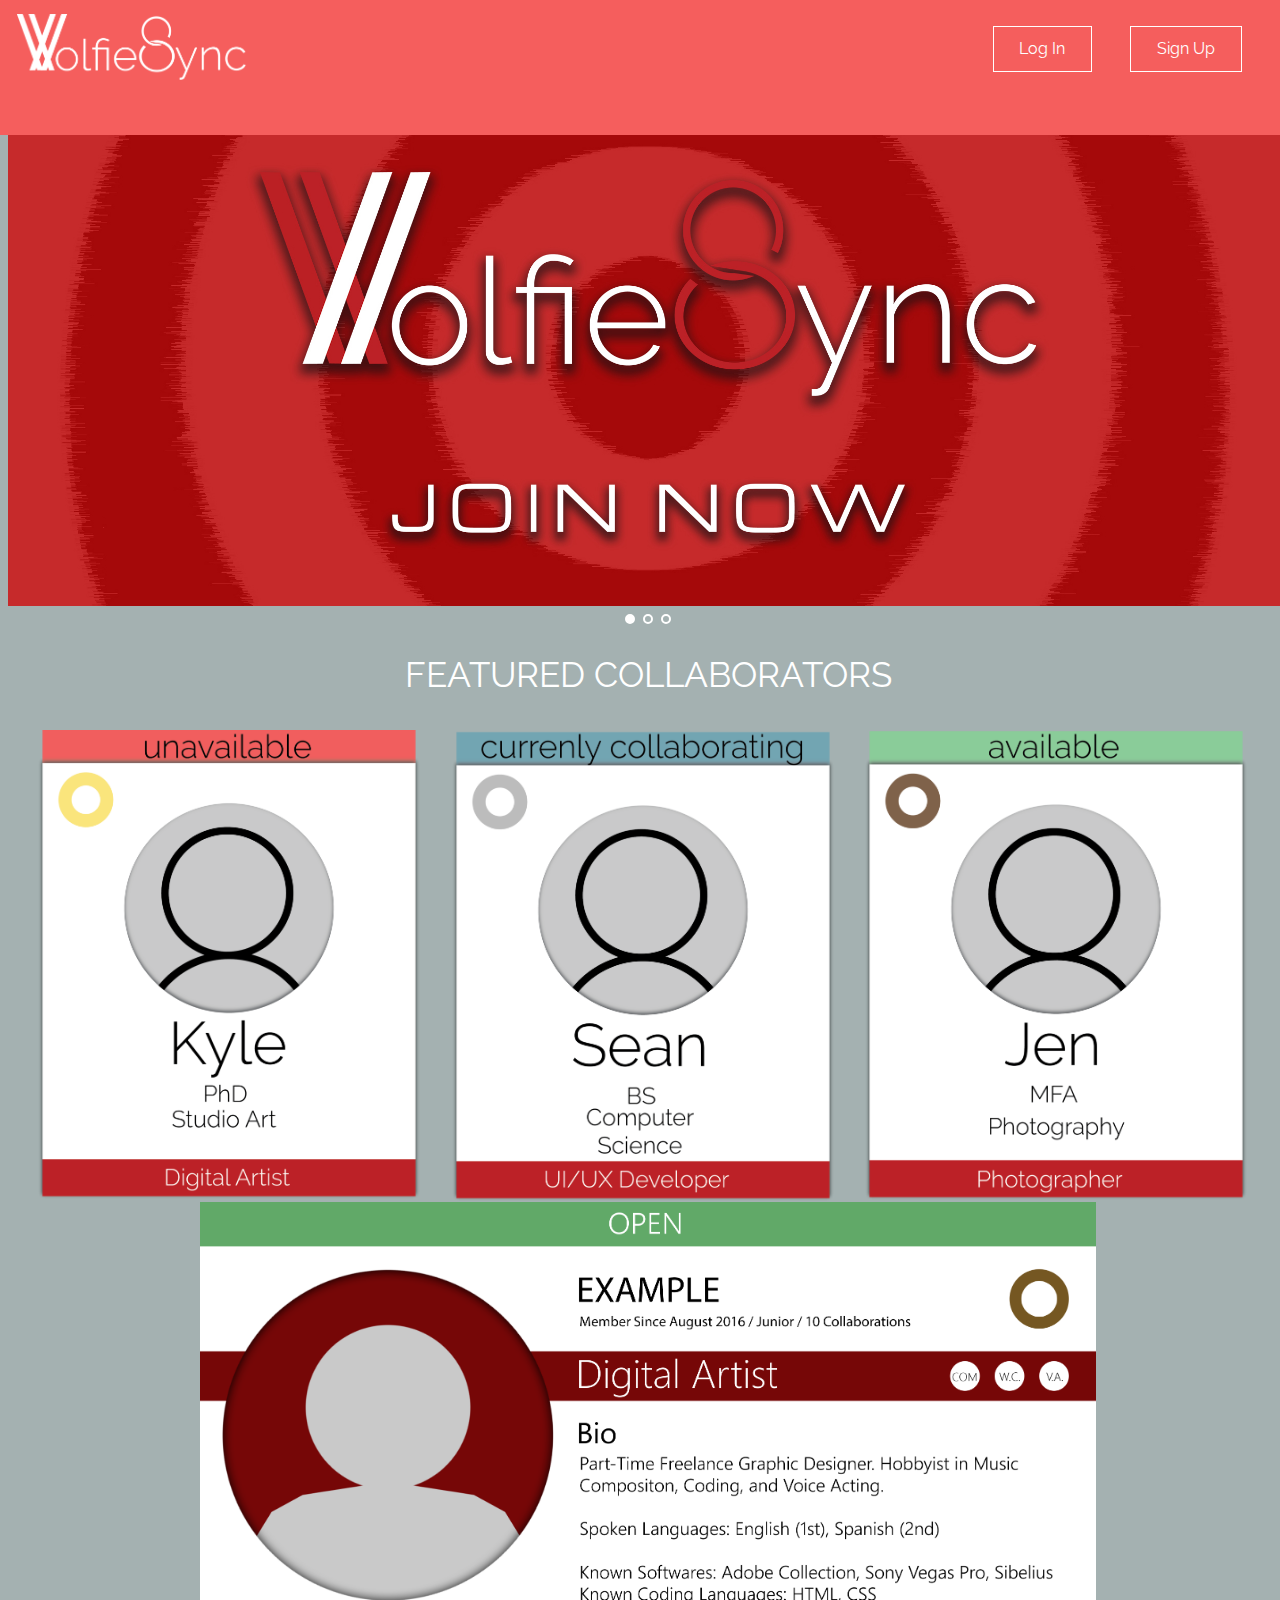
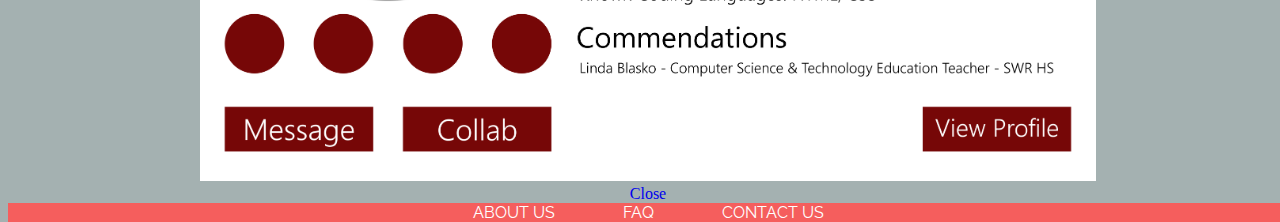
<file: index.html>
<!DOCTYPE html>
<html>
<head>
    <meta charset="utf-8">
        <title>Wolfie Sync | Home</title>
        <link rel="icon" href="Images/Favicon.png">
        <link rel="stylesheet" type="text/css" href="CSS/WolfieCSS.css">
        <link rel="stylesheet" href="CSS/unslider.css">
        <link rel="stylesheet" href="CSS/unslider-dots.css">
        
        <link href="https://fonts.googleapis.com/css?family=Raleway:300" rel="stylesheet">

</head>
<body bgcolor="#a4b1b1">
    
    <div id="wrapper">
        
        
        
        <header>
            <div class="container clearfix">
                
            <a href="sign.html"class="button">Sign Up</a>
            <a href="log.html" class="button">Log In</a>
                
        <h1 id="logo">
            <img src="Images/WolfieSyncBar.png" class="logo">
            
                </h1>
            
         </div> 
            
        </header>
    
    
    
    
  <div class="main">
    <!--carosel-->
        <div class="my-slider">
                        <ul>
                            
                            <li><a href="sign.html"><img src="Images/Slider/Slide_01.jpg" class="slide"></a></li>
                            
                            <li><a href="sign.html"><img src="Images/Slider/Slide_02.jpg" class="slide"></a></li>
                            
                            <li><a href="javascript:void(0)" onclick="document.getElementById('light').style.display='block';document.getElementById('fade').style.display='block'"><img src="Images/Slider/Slide_03.jpg" class="slide"></a></li>
                                
	                   </ul>
                    </div>

    <!--end carosel-->
    
    <!--featured profiles-->
    <div id="featured">
        <center>
                                <p id="feat">FEATURED COLLABORATORS</p>
                                <div class="line"></div>
                                
                                <a href="javascript:void(0)" onclick="expandCard()" ><img src="Images/WolfieCardKyle.png" class="FPro" id="FPro"></a>
                                
                                <a href="javascript:void(0)" onclick="document.getElementById('light').style.display='block';document.getElementById('fade').style.display='block'"><img src="Images/WolfieCardSean.png" class="FPro"></a>
                                
                                <a href="javascript:void(0)" onclick="document.getElementById('light').style.display='block';document.getElementById('fade').style.display='block'"><img src="Images/WolfieCardJen.png" class="FPro"></a>
                                
                                 <div id="light" class="white_content"><img src="Images/Pop.png" width="70%"> </br><a href="javascript:void(0)" onclick="document.getElementById('light').style.display='none';document.getElementById('fade').style.display='none'" id="close">Close</a>
        </center>
    </div>
    <!-- beginning code for card elements    
    <div>
        
        
        <div class ="cardborder">
        <div class= "cardImage">
            </div>
        <div class="CardInfo">
                <center>
                    
                </center>
        </div>
            <div class="UserTag">
            <center>
                
            </center>
            </div>
        </div>
        -->
        
        </div>
    <!--end featured profiles-->
    <div>
        <footer>
          <center>
                   
                <a href="about.html" id="footA">ABOUT US</a>
                <a href="faq.html" id="footB">FAQ</a>
                <a href="contact.html" id="footB">CONTACT US</a>
            </center>
  
        </footer>
    </div>
    </div>        
    <script src="https://ajax.googleapis.com/ajax/libs/jquery/3.1.0/jquery.min.js"></script>
	<script src="JS/unslider.js"></script>
    <script src="JS/wolfie-main.js"></script> 
    <script src="JS/classie.js"></script>   
</body>    
</html>
</file>
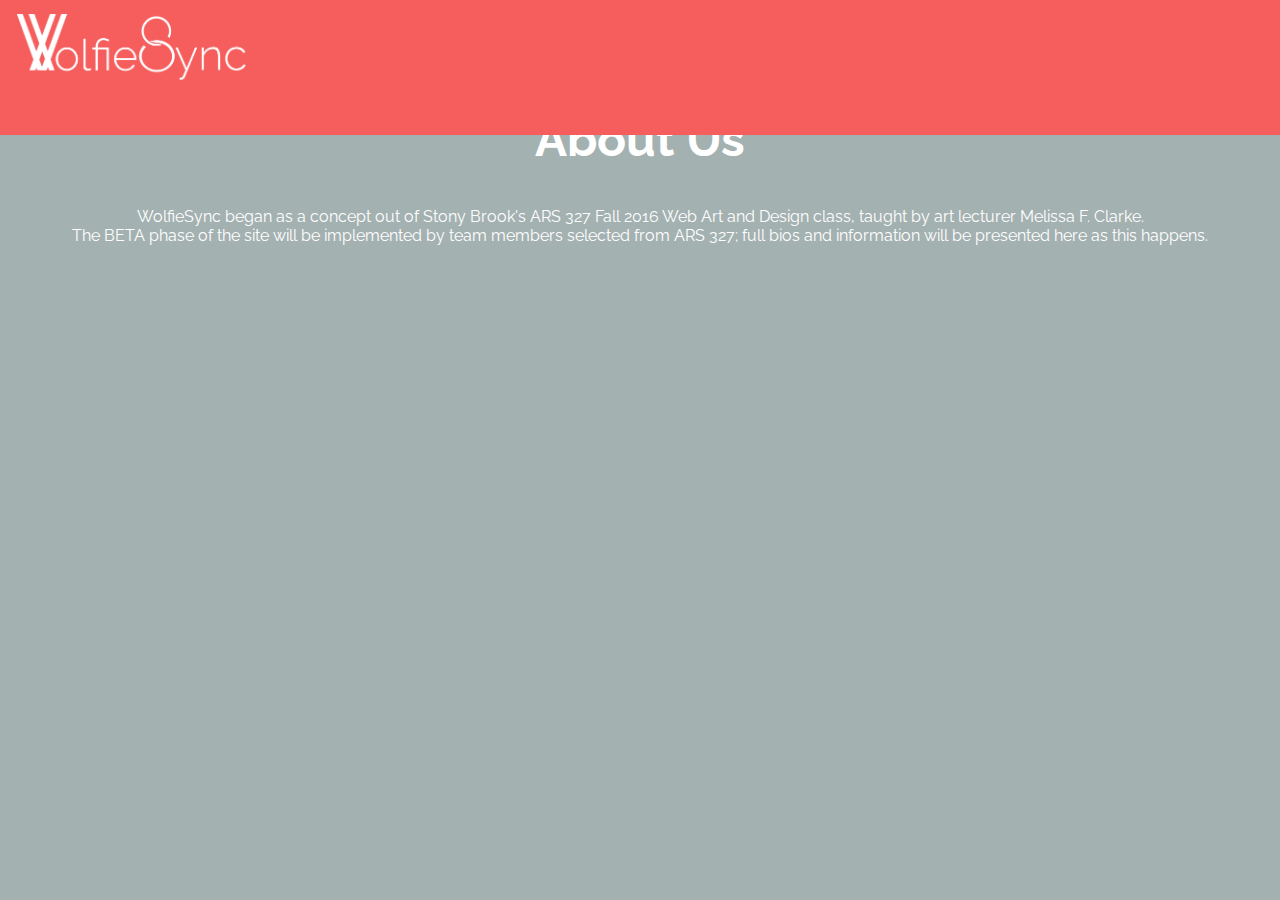
<file: about.html>
<!DOCTYPE html>
<html>
    
    <head>
        <meta charset="utf-8">
        <title>Wolfie Sync | About Us</title>
        <link rel="icon" href="Images/Favicon.png">
        <link rel="stylesheet" type="text/css" href="CSS/WolfieCSS.css">
        <link href="https://fonts.googleapis.com/css?family=Raleway:300" rel="stylesheet">
    </head>
    
    <body bgcolor="#a4b1b1">
            
            <header>
                <div class="container clearfix">
                
                    <h1 id="logo">
                        <a href="index.html"><img src="Images/WolfieSyncBar.png" class="logo"></a>
            
                    </h1>
            
                </div> 
            
            </header>
        
        <div id="aboutDiv">
            <center>
                <h2 class="head">About Us</h2>
                <p class="bulk">WolfieSync began as a concept out of Stony Brook's ARS 327 Fall 2016 Web Art and Design class, taught by art lecturer Melissa F. Clarke.</br>The BETA phase of the site will be implemented by team members selected from ARS 327;  full bios and information will be presented here as this happens.</p>
            </center>
    </div>  

    </body>
    
</html>
</file>
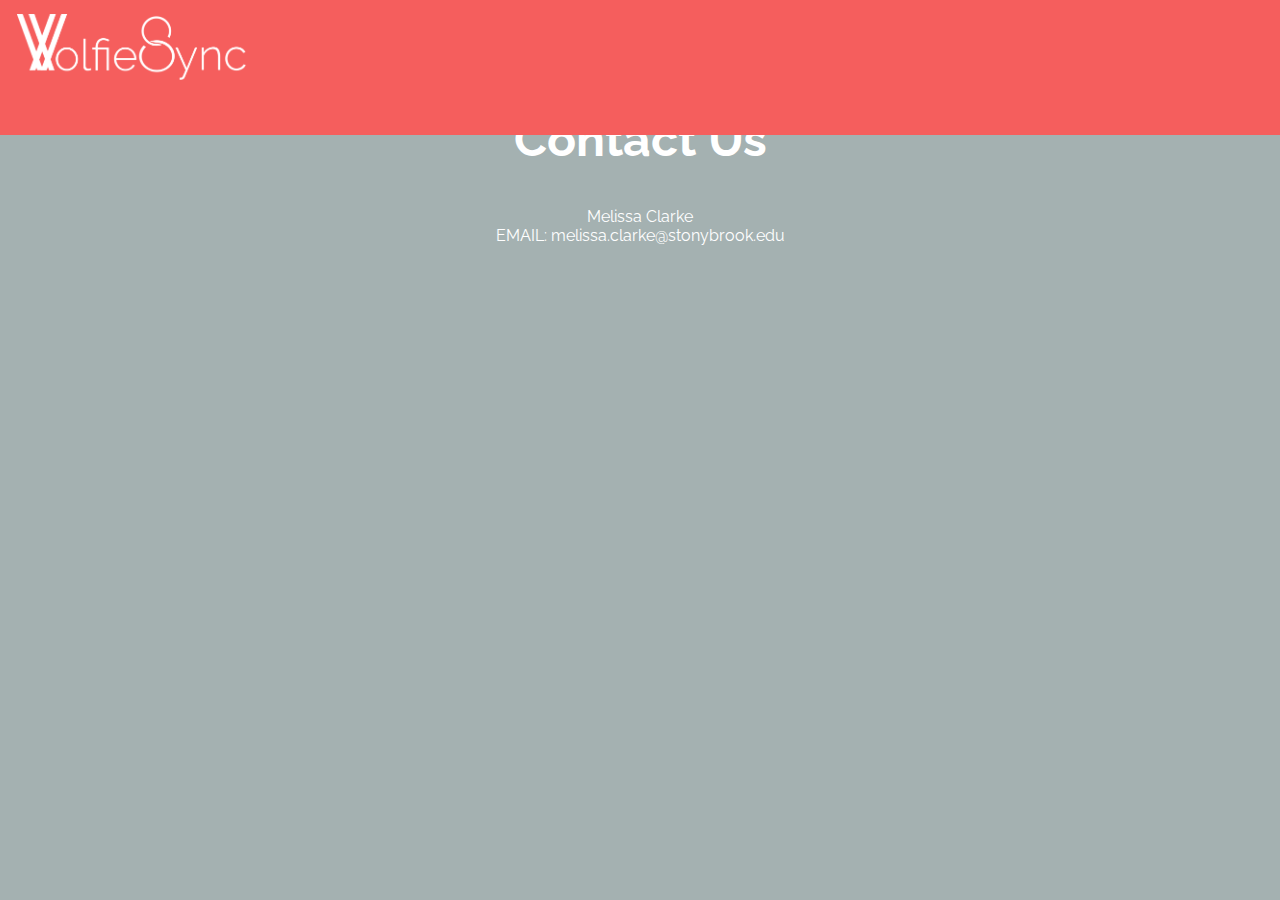
<file: contact.html>
<!DOCTYPE html>
<html>
    
    <head>
        <meta charset="utf-8">
        <title>Wolfie Sync | Contact</title>
        <link rel="icon" href="Images/Favicon.png">
        <link rel="stylesheet" type="text/css" href="CSS/WolfieCSS.css">
        <link href="https://fonts.googleapis.com/css?family=Raleway:300" rel="stylesheet">
    </head>
    
    <body bgcolor="#a4b1b1">
            
            <header>
                <div class="container clearfix">
                
                    <h1 id="logo">
                        <a href="index.html"><img src="Images/WolfieSyncBar.png" class="logo"></a>
            
                    </h1>
            
                </div> 
            
            </header>
        
        <div id="aboutDiv">
            <center>
                <h2 class="head">Contact Us</h2>
                <p class="bulk">Melissa Clarke </br>EMAIL: melissa.clarke@stonybrook.edu</p>
            </center>
    </div>  

    </body>
    
</html>
</file>
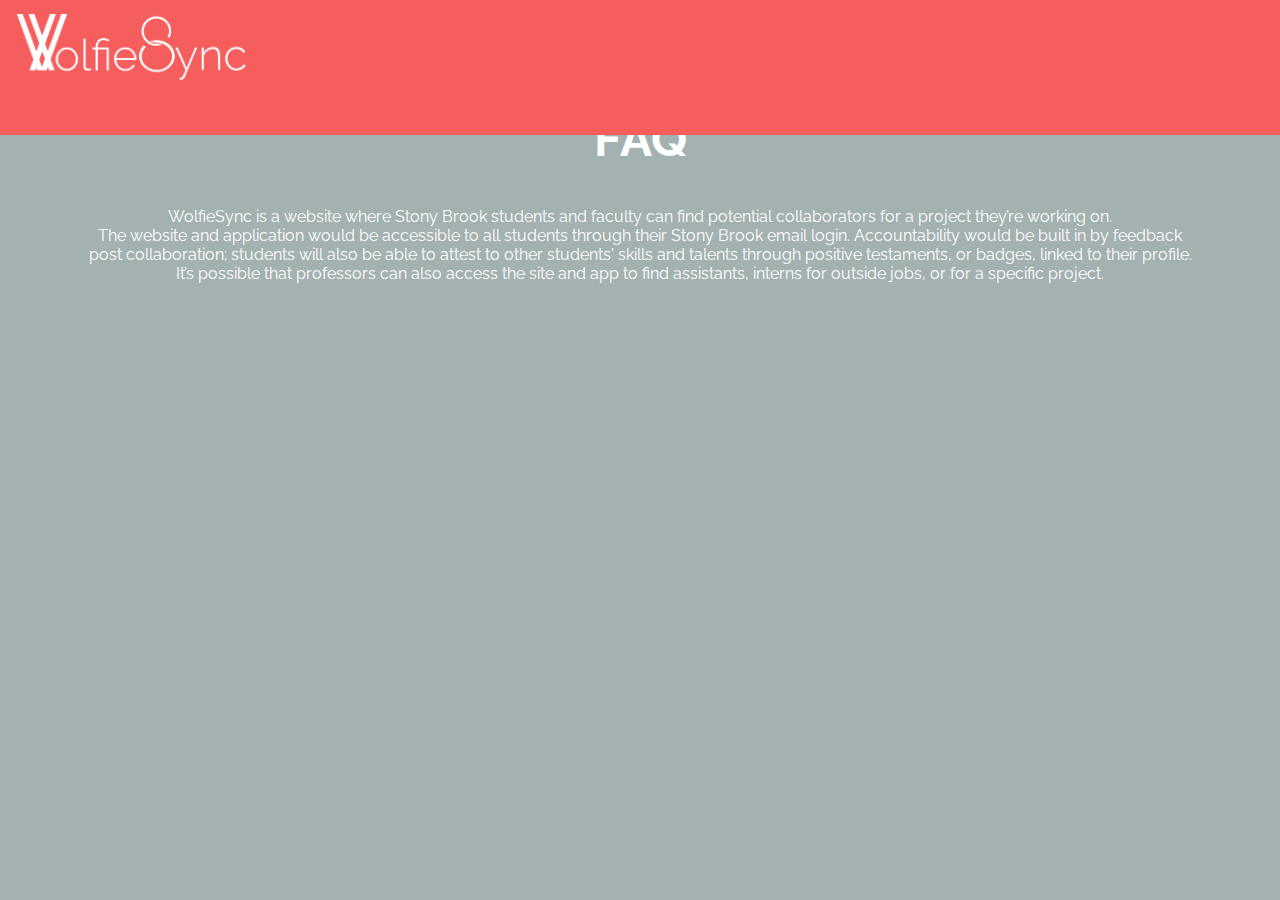
<file: faq.html>
<!DOCTYPE html>
<html>
    
    <head>
        <meta charset="utf-8">
        <title>Wolfie Sync | FAQ</title>
        <link rel="icon" href="Images/Favicon.png">
        <link rel="stylesheet" type="text/css" href="CSS/WolfieCSS.css">
        <link href="https://fonts.googleapis.com/css?family=Raleway:300" rel="stylesheet">
    </head>
    
    <body bgcolor="#a4b1b1">
            
            <header>
                <div class="container clearfix">
                
                    <h1 id="logo">
                        <a href="index.html"><img src="Images/WolfieSyncBar.png" class="logo"></a>
            
                    </h1>
            
                </div> 
            
            </header>
        
        <div id="aboutDiv">
            <center>
                <h2 class="head">FAQ</h2>
                <p class="bulk">WolfieSync is a website where Stony Brook students and faculty can find potential collaborators for a project they’re working on.</br>The website and application would be accessible to all students through their Stony Brook email login. Accountability would be built in by feedback </br>post collaboration; students will also be able to attest to other students' skills and talents through positive testaments, or badges, linked to their profile. </br>It’s possible that professors can also access the site and app to find assistants, interns for outside jobs, or for a specific project.</p>
            </center>
    </div>  

    </body>
    
</html>
</file>
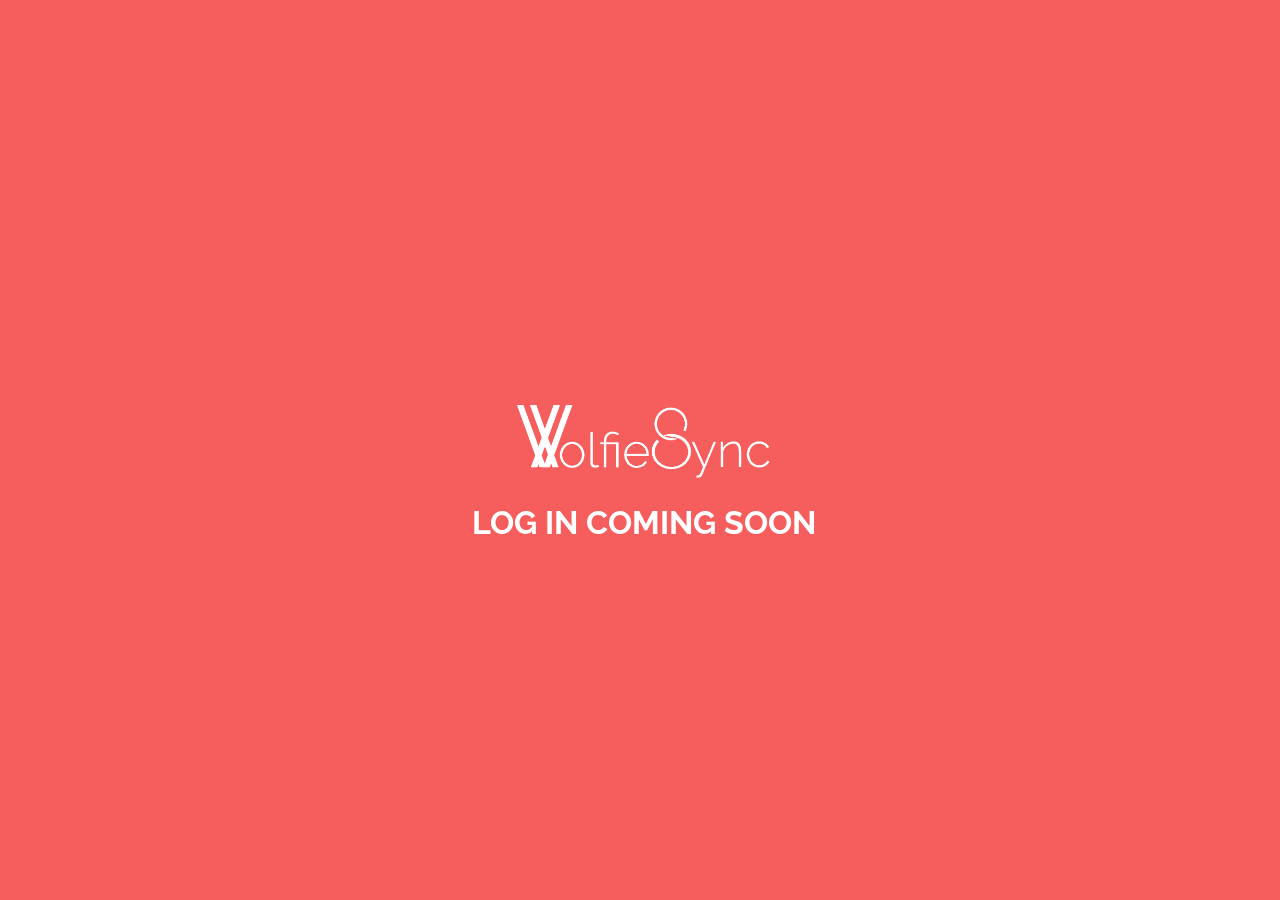
<file: log.html>
<!DOCTYPE html>
<html>
    
    <head>
        <meta charset="utf-8">
        <title>Wolfie Sync | Log In</title>
        <link rel="icon" href="Images/Favicon.png">
        <link rel="stylesheet" type="text/css" href="CSS/WolfieCSS.css">
        <link href="https://fonts.googleapis.com/css?family=Raleway:300" rel="stylesheet">
    </head>
    
    <body bgcolor="#F55E5D">
        
        <center>
            
<div id="messageDiv">
            <a href="index.html" id="ref"><img src="Images/WolfieSyncBar.png" width="20%"><h1>LOG IN COMING SOON</h1></a>
        </center>
   </div>     
    </body>
    
</html>
</file>
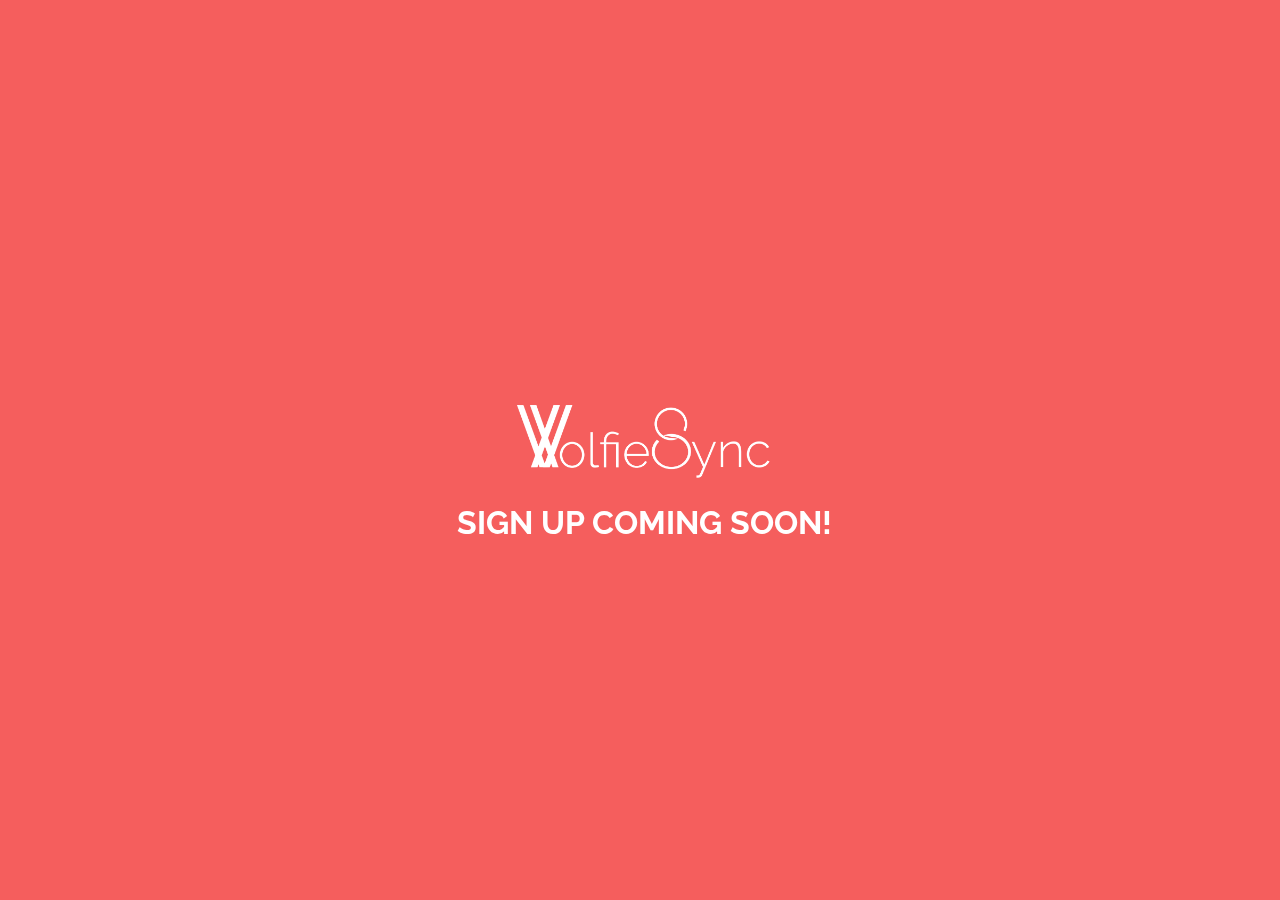
<file: sign.html>
<!DOCTYPE html>
<html>
    
    <head>
        <meta charset="utf-8">
        <title>Wolfie Sync | Log In</title>
        <link rel="icon" href="Images/Favicon.png">
        <link rel="stylesheet" type="text/css" href="CSS/WolfieCSS.css">
        <link href="https://fonts.googleapis.com/css?family=Raleway:300" rel="stylesheet">
    </head>
    
    <body bgcolor="#F55E5D">
        
        <center>
            
<div id="messageDiv">
            <a href="index.html" id="ref"><img src="Images/WolfieSyncBar.png" width="20%"><h1>SIGN UP COMING SOON!</h1></a>
        </center>
   </div>     
    </body>
    
</html>
</file>
<file: CSS/WolfieCSS.css>
#wrapper {
position: absolute;
  width: 100%;

}

.button {
    background-color : #F55E5D;
    text-decoration : none;
    color: #FFFFFF;
    font-family: 'Raleway', sans-serif;
    border-style: solid;
    border-width: 1px;
    border-color: #FFFFFF;
    padding-left: 2%;
    padding-right: 2%;
    padding-top: 1%;
    padding-bottom: 1%;
    margin-top: 1.5%;
    display: inline-block;
    cursor: pointer;
    float: right;
    margin-right: 3%;
    
}

/*Top Bar*/
header {
    background-color: #F55E5D;
    float: left;
    height: 15%;
    width: 100%; 
    z-index: 999;
    position:fixed;
    padding:0;
    margin:0;
    top:0;
    left:0;
  
  -webkit-transition: height 0.3s;
  -moz-transition: height 0.3s;
  -ms-transition: height 0.3s;
  -o-transition: height 0.3s;
  transition: height 0.3s; 
}
header h1#logo{
   width: 30%;
    margin-top: 0.5%;
    margin-left: 1%; 
    -webkit-transition: all 0.3s;
    -moz-transition: all 0.3s;
    -ms-transition: all 0.3s;
    -o-transition: all 0.3s;
    transition: all 0.3s; 
} 
div.header.smaller {
    height: 4%; }
    div.header.smaller h1#logo {
      width: 150px;
      height: 75px;
      line-height: 75px;
      font-size: 30px; }
    div.header.smaller nav a {
      line-height: 75px; 
}

header nav {
    /*display: inline-block;*/
    float: right;
}
header nav a {
    /*line-height: 150px;
    /*margin-left: 20px;*/
    color: #9fdbfc;
    font-weight: 700;
    font-size: 18px;
    -webkit-transition: all 0.3s;
    -moz-transition: all 0.3s;
    -ms-transition: all 0.3s;
    -o-transition: all 0.3s;
    transition: all 0.3s;
}
header nav a:hover {
    color: white;
}
header.smaller {
    height: 10%;
}
header.smaller h1#logo {
    width: 150px;
    height: 75px;
    line-height: 75px;
    font-size: 30px;
}
header.smaller nav a {
    line-height: 75px;
}
@media all and (max-width: 660px) {
    header h1#logo {
        display: block;
        float: none;
        margin: 0 auto;
        height: 100px;
        line-height: 100px;
        text-align: center;
    }
    header nav {
        display: block;
        float: none;
        height: 50px;
        text-align: center;
        margin: 0 auto;
    }
    header nav a {
        line-height: 50px;
        margin: 0 10px;
    }
    header.smaller {
        height: 75%;
    }
    header.smaller h1#logo {
        height: 40px;
        line-height: 40px;
        font-size: 30px;
    }
    header.smaller nav {
       /* height: 35px;*/
    }
    header.smaller nav a {
        /*line-height: 35px;*/
    }
}

/*carousel css*/
div.carousel {
    background-color: white;
    float: left;
    height: 90%;
    width: 100%;
}

div.my-slider {
    margin-top: 8%;
    background-color: #a4b1b1;
}
img.slide {
    width: 100%;
}


/*Card Containers*/
.cardborder {
    height: 40px;
    width; 20px;
    color: white;
    animation-name: expand;
    animation-duration: 2s;
}
@keyframes expand{
    before
}
#featured {
    background-color: #a4b1b1;
    float: left;
    height: 150%;
    width: 100%
}
footer {
    background-color: #F55E5D;
    float: left;
    height: 8%;
    width: 100%
}
img.logo{
    width: 60%;
    margin-top: 2%;
    margin-left: 1%;
     
}
img.FPro {
    width: 30%;
    margin-left: 2.3%;
    float: left;
}
#feat {
    color: white;
    float: top;
    font-family: 'Raleway', sans-serif;
    font-size: 220%;
    margin-top: 2%;
}

#footA {
    color: white;
    font-family: 'Raleway', sans-serif;
}

#footB {
    color: white;
    font-family: 'Raleway', sans-serif;
    margin-left: 5%;
}

#FTop {
    width: 100%;
    background-color: #F55E5D;
}

.head {
    color: white;
    font-family: 'Raleway', sans-serif;
    font-size: 300%;
}

.bulk {
    color: white;
    font-family: 'Raleway', sans-serif;
    font-size: 100%;
    text-align: center;
}

a {
    text-decoration: none;
}
/*error page css*/
#ref{
    text-decoration: none;
  font-family: 'Raleway', sans-serif;  
    color: white;
}
#messageDiv{
    position: fixed;
    top: 45%
}

#aboutDiv {
    padding-top: 5%; 
    background-color: #a4b1b1;
}
</file>
<file: CSS/unslider.css>
.unslider{overflow:auto;margin:0;padding:0}.unslider-wrap{position:relative}.unslider-wrap.unslider-carousel>li{float:left}.unslider-vertical>ul{height:100%}.unslider-vertical li{float:none;width:100%}.unslider-fade{position:relative}.unslider-fade .unslider-wrap li{position:absolute;left:0;top:0;right:0;z-index:8}.unslider-fade .unslider-wrap li.unslider-active{z-index:10}.unslider li,.unslider ol,.unslider ul{list-style:none;margin:0;padding:0;border:none}.unslider-arrow{position:absolute;left:20px;z-index:2;cursor:pointer}.unslider-arrow.next{left:auto;right:20px}
</file>
<file: CSS/unslider-dots.css>
/**
 *   Here's where everything gets included. You don't need
 *   to change anything here, and doing so might break
 *   stuff. Here be dragons and all that.
 */
/**
 *   Default variables
 *
 *   While these can be set with JavaScript, it's probably
 *   better and faster to just set them here, compile to
 *   CSS and include that instead to use some of that
 *   hardware-accelerated goodness.
 */
.unslider-nav ol {
  list-style: none;
  text-align: center;
}
.unslider-nav ol li {
  display: inline-block;
  width: 6px;
  height: 6px;
  margin: 0 4px;
  background: transparent;
  border-radius: 5px;
  overflow: hidden;
  text-indent: -999em;
  border: 2px solid #fff;
  cursor: pointer;
}
.unslider-nav ol li.unslider-active {
  background: #fff;
  cursor: default;
}
</file>
